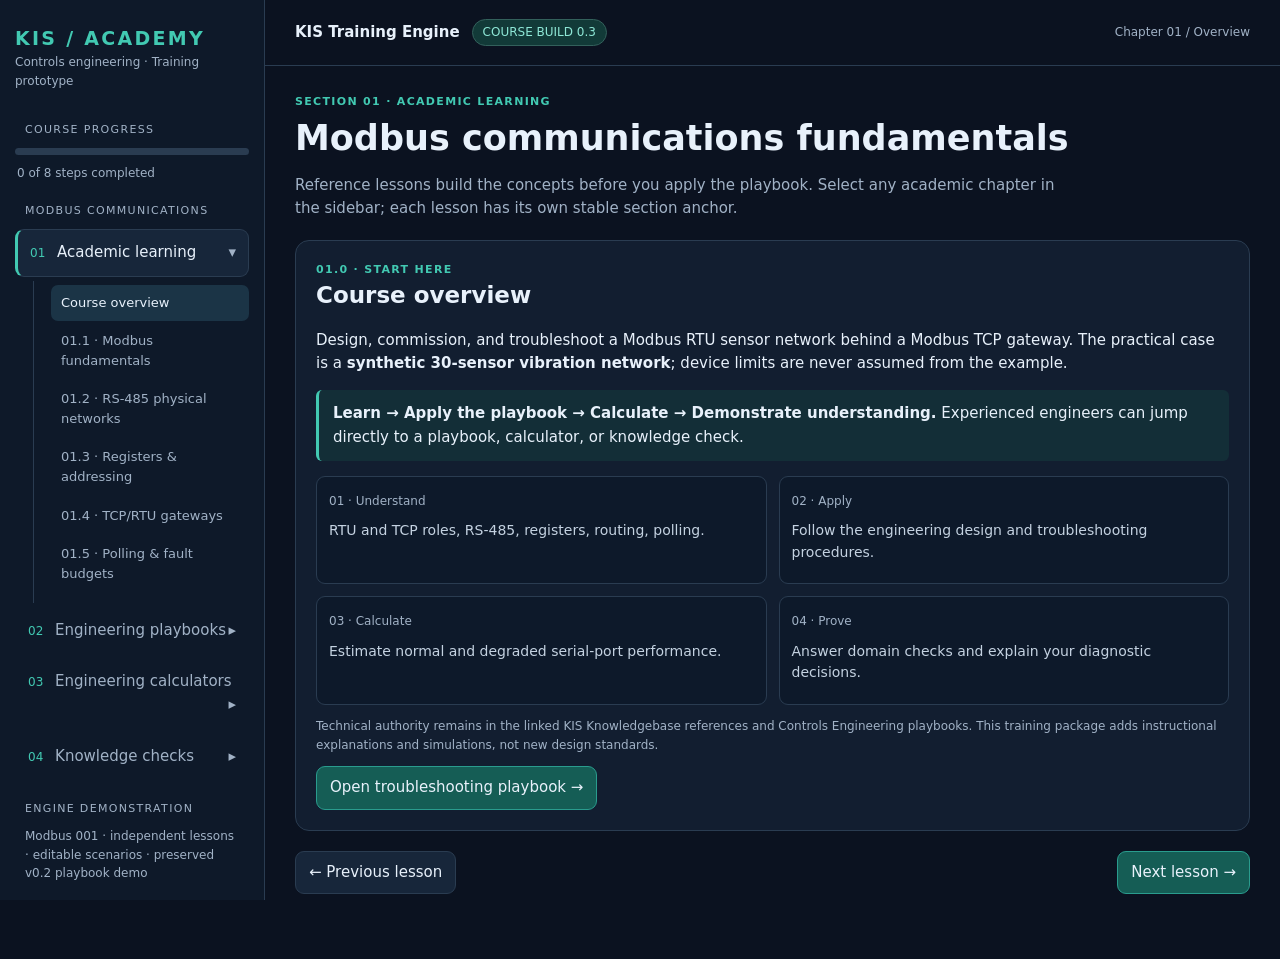
<file: index.html>
<!doctype html>
<html lang="en"><head><meta charset="utf-8"><meta name="viewport" content="width=device-width,initial-scale=1"><title>KIS Training | Modbus Communications</title><style>
:root{--bg:#0b1220;--panel:#121e30;--panel2:#17263a;--border:#2a3c51;--text:#e8f1fb;--muted:#a1b2c6;--accent:#42c9b2;--blue:#79b9ff;--warn:#f1c36e;--bad:#ff8282}*{box-sizing:border-box}body{margin:0;background:var(--bg);color:var(--text);font:15px/1.55 system-ui,Segoe UI,Arial,sans-serif}button,select,input{font:inherit}button,select,input{color:var(--text)}button{cursor:pointer}button:focus-visible,select:focus-visible,input:focus-visible{outline:2px solid var(--accent);outline-offset:2px}.shell{display:grid;grid-template-columns:265px minmax(0,1fr);min-height:100vh}.sidebar{background:#0e1929;border-right:1px solid var(--border);padding:24px 15px;position:sticky;top:0;height:100vh;overflow:auto}.brand{font-weight:850;letter-spacing:.12em;color:var(--accent);font-size:19px}.subtitle{font-size:12px;color:var(--muted);margin-bottom:30px}.sidehead{font-size:11px;color:var(--muted);letter-spacing:.12em;text-transform:uppercase;margin:20px 10px 10px}.navitem{display:block;width:100%;text-align:left;padding:11px 12px;border:1px solid transparent;border-radius:9px;background:transparent;color:var(--muted);margin:4px 0}.navitem:hover,.navitem.active{background:var(--panel2);border-color:var(--border);color:var(--text)}.navitem.active{border-left:3px solid var(--accent)}.subnav{padding:2px 0 9px 17px;border-left:1px solid var(--border);margin-left:18px}.subnav[hidden]{display:none}.subitem{display:block;width:100%;text-align:left;padding:8px 10px;margin:2px 0;border:0;border-radius:7px;background:transparent;color:var(--muted);font-size:13px}.subitem.active,.subitem:hover{background:#1b3446;color:var(--text)}.navitem .chev{float:right;color:var(--muted)}.learning-block{scroll-margin-top:90px}.learning-block[hidden]{display:none}.navitem .num{font-size:12px;color:var(--accent);margin-right:7px}.sidebar .progress{height:7px;background:var(--border);border-radius:10px;overflow:hidden}.sidebar .progress>div{background:var(--accent);height:100%;width:0;transition:width .2s}.small{color:var(--muted);font-size:12px}.main{min-width:0}.topbar{padding:19px 30px;border-bottom:1px solid var(--border);display:flex;align-items:center;justify-content:space-between;gap:15px}.pill{display:inline-block;border:1px solid #33605b;background:#123a38;color:#8ee7d6;padding:3px 10px;border-radius:20px;font-size:12px}.wrap{max-width:1180px;margin:auto;padding:27px 30px 65px}h1{font-size:clamp(24px,3vw,35px);line-height:1.2;margin:7px 0 9px}h2{font-size:23px;margin:0 0 9px}h3{font-size:17px;margin:0 0 10px}.lead{color:var(--muted);max-width:760px}.card{border:1px solid var(--border);background:var(--panel);border-radius:14px;padding:20px;margin:20px 0}.sectiontag{font-size:11px;text-transform:uppercase;letter-spacing:.12em;color:var(--accent);font-weight:700}.row{display:flex;gap:12px;align-items:center;flex-wrap:wrap}.btn{border:1px solid var(--border);background:var(--panel2);border-radius:9px;padding:9px 13px;min-height:42px}.btn:hover{border-color:var(--accent)}.btn.primary{background:#155d55;border-color:#2a9c8e}.btn.selected{background:#204d55;border-color:var(--accent)}select,input{background:#0e1929;border:1px solid var(--border);border-radius:8px;padding:9px;max-width:100%}.flow{display:flex;gap:0;overflow-x:auto;padding:10px 2px 13px;scrollbar-color:var(--border) transparent}.flowstep{flex:0 0 127px;border:1px solid var(--border);background:var(--panel2);border-radius:10px;padding:12px 10px;text-align:left;min-height:90px}.flowstep.active{border:2px solid var(--accent);background:#173e3c}.flowstep.done .stepnum{color:var(--accent)}.flowarrow{flex:0 0 24px;align-self:center;text-align:center;color:var(--muted)}.stepnum{display:block;font-size:11px;color:var(--blue);font-weight:750}.steptitle{font-size:13px;font-weight:650;line-height:1.25;display:block;margin-top:7px}.layout{display:grid;grid-template-columns:minmax(0,1fr) minmax(260px,.43fr);gap:18px}.diagram{width:100%;height:auto;display:block;border:1px solid var(--border);background:#0d192a;border-radius:12px}.diagram text{font:12px system-ui;fill:#dce9f7}.diagram .wire{stroke:#76a8d8;stroke-width:4;fill:none}.diagram .broken{stroke:var(--bad);stroke-dasharray:7 6}.diagram .node{fill:#1e354e;stroke:#79b9ff;stroke-width:2}.diagram .dead{fill:#47292d;stroke:var(--bad)}.diagram .ok{fill:#163b36;stroke:var(--accent)}.diagram .label{font-size:11px;fill:#a9bfd3}.callout{padding:12px 14px;background:#132e37;border-left:3px solid var(--accent);border-radius:6px;margin:15px 0}.warning{background:#382c22;border-left-color:var(--warn)}.grid2{display:grid;grid-template-columns:1fr 1fr;gap:12px}.field label{display:block;color:var(--muted);font-size:12px;margin-bottom:5px}.field input{width:100%}.metric{background:#0d192a;border:1px solid var(--border);border-radius:9px;padding:12px}.metric strong{display:block;font-size:23px;color:var(--accent)}.metric span{font-size:12px;color:var(--muted)}.lesson{scroll-margin-top:15px}.lesson[hidden]{display:none}.lesson p,.lesson li{color:#c4d2e1}.lesson ul{padding-left:22px}.result{min-height:55px}.choice{display:block;text-align:left;width:100%;margin:7px 0}.mobilemenu{display:none}.footerbar{display:flex;justify-content:space-between;gap:10px;margin-top:20px}.kbd{font-size:12px;color:var(--muted)}@media(max-width:1000px){.layout{grid-template-columns:1fr}}@media(max-width:750px){.shell{display:block}.sidebar{display:none;position:relative;height:auto;border-bottom:1px solid var(--border)}.sidebar.open{display:block}.mobilemenu{display:inline-block}.topbar{padding:14px 17px}.wrap{padding:19px 15px 40px}.card{padding:15px}.grid2{grid-template-columns:1fr}.flowstep{flex-basis:115px}.sidebar .subtitle{margin-bottom:12px}}

/* v0.3 lesson widgets, layered on frozen v0.2 shell styling */
.learning-block a{color:#92d7ff;text-underline-offset:3px}
.learning-block code{font-family:ui-monospace,SFMono-Regular,Consolas,monospace;overflow-wrap:anywhere}
.learning-block ol{padding-left:24px}
.learning-block li{margin:7px 0}
.learning-block .metric p{font-size:14px;margin:8px 0;color:#c4d2e1}
.scenario-widget{border:1px solid var(--border);background:#0d192a;border-radius:12px;padding:16px;margin:18px 0}
.scenario-widget label{display:block;color:var(--muted);font-size:13px;margin-bottom:7px}
.scenario-widget select{min-height:44px;min-width:min(100%,320px)}
.scenario-display{overflow-x:auto;margin-top:12px;border:1px solid var(--border);border-radius:9px}
.scenario-display svg{width:100%;min-width:550px;height:auto;display:block;background:#0c1b2c}
.scenario-link{stroke:#6fa9d8;stroke-width:3;fill:none}
.scenario-linklabel{fill:#b5cbdf;font:12px system-ui,sans-serif}
.scenario-device{stroke-width:2;fill:#1b3446}
.scenario-device.client{stroke:#79b9ff}
.scenario-device.gateway{stroke:#e1c87e}
.scenario-device.sensor{stroke:#42c9b2}
.scenario-device.bad{stroke:#ff8282;fill:#41292d}
.scenario-device-label{fill:#eff6ff;font:13px system-ui,sans-serif}
.scenario-widget [data-scenario-note]{margin:12px 0 0;line-height:1.5}
.training-table{width:100%;border-collapse:collapse;font-size:14px;margin:14px 0}
.training-table th,.training-table td{text-align:left;vertical-align:top;border-bottom:1px solid var(--border);padding:10px}
.training-table th{color:#b9d6ed;background:#1a2c41}
@media(max-width:600px){.training-table{font-size:12px}.training-table th,.training-table td{padding:6px}.scenario-widget{padding:11px}}

</style></head><body><div class="shell"><aside class="sidebar" id="sidebar"><div class="brand">KIS / ACADEMY</div><div class="subtitle">Controls engineering · Training prototype</div><div class="sidehead">Course progress</div><div class="progress"><div id="progressbar"></div></div><div class="small" id="progresslabel" style="margin:9px 2px">0 of 8 steps completed</div><div class="sidehead">Modbus communications</div><button class="navitem" data-chapter="intro" aria-expanded="false"><span class="num">01</span> Academic learning <span class="chev">▸</span></button><div class="subnav" data-subnav="intro" hidden><button class="subitem" data-learning="overview">Course overview</button><button class="subitem" data-learning="principles">01.1 · Modbus fundamentals</button><button class="subitem" data-learning="physical">01.2 · RS-485 physical networks</button><button class="subitem" data-learning="registers">01.3 · Registers &amp; addressing</button><button class="subitem" data-learning="gateway">01.4 · TCP/RTU gateways</button><button class="subitem" data-learning="performance-basics">01.5 · Polling &amp; fault budgets</button></div><button class="navitem active" data-chapter="playbook" aria-expanded="false"><span class="num">02</span> Engineering playbooks <span class="chev">▸</span></button><div class="subnav" data-subnav="playbook" hidden><button class="subitem" data-playbook="troubleshooting">Communications troubleshooting</button><button class="subitem" data-playbook="design">Network design workflow</button></div><button class="navitem" data-chapter="performance" aria-expanded="false"><span class="num">03</span> Engineering calculators <span class="chev">▸</span></button><div class="subnav" data-subnav="performance" hidden><button class="subitem" data-calc="performance">03.1 · Polling utilization</button><button class="subitem" data-calc="failures">03.2 · Timeout &amp; retry</button><button class="subitem" data-calc="electrical">03.3 · RS-485 loading</button></div><button class="navitem" data-chapter="quiz" aria-expanded="false"><span class="num">04</span> Knowledge checks <span class="chev">▸</span></button><div class="subnav" data-subnav="quiz" hidden><button class="subitem" data-check="fundamentals">04.1 · Modbus fundamentals</button><button class="subitem" data-check="physical">04.2 · RS-485 electrical</button><button class="subitem" data-check="gateway">04.3 · Gateway diagnostics</button><button class="subitem" data-check="performance">04.4 · Network performance</button></div><div class="sidehead">Engine demonstration</div><div class="small" style="padding:0 10px">Modbus 001 · independent lessons · editable scenarios · preserved v0.2 playbook demo</div></aside><main class="main"><header class="topbar"><div class="row"><button class="btn mobilemenu" id="menu" aria-label="Toggle chapter menu">☰ Chapters</button><strong>KIS Training Engine</strong><span class="pill">COURSE BUILD 0.3</span></div><span class="small" id="location">Chapter 02 / Playbook</span></header><div class="wrap"><section id="intro" class="chapter" hidden><div class="sectiontag">Section 01 · Academic learning</div><h1>Modbus communications fundamentals</h1><p class="lead">Reference lessons build the concepts before you apply the playbook. Select any academic chapter in the sidebar; each lesson has its own stable section anchor.</p><div id="academicLessons"><article class="card learning-block" id="learn-overview">
  <div class="sectiontag">01.0 · Start here</div>
  <h2>Course overview</h2>
  <p>Design, commission, and troubleshoot a Modbus RTU sensor network behind a Modbus TCP gateway. The practical case is a <strong>synthetic 30-sensor vibration network</strong>; device limits are never assumed from the example.</p>
  <div class="callout"><strong>Learn → Apply the playbook → Calculate → Demonstrate understanding.</strong> Experienced engineers can jump directly to a playbook, calculator, or knowledge check.</div>
  <div class="grid2">
    <div class="metric"><span>01 · Understand</span><p>RTU and TCP roles, RS-485, registers, routing, polling.</p></div>
    <div class="metric"><span>02 · Apply</span><p>Follow the engineering design and troubleshooting procedures.</p></div>
    <div class="metric"><span>03 · Calculate</span><p>Estimate normal and degraded serial-port performance.</p></div>
    <div class="metric"><span>04 · Prove</span><p>Answer domain checks and explain your diagnostic decisions.</p></div>
  </div>
  <p class="small">Technical authority remains in the linked KIS Knowledgebase references and Controls Engineering playbooks. This training package adds instructional explanations and simulations, not new design standards.</p>
  <button class="btn primary" id="start" type="button">Open troubleshooting playbook →</button>
</article><article class="card learning-block" id="learn-principles" hidden>
  <div class="sectiontag">01.1 · Academic learning · Protocol architecture</div>
  <h2>Modbus fundamentals</h2>
  <p class="lead">Modbus describes the request and response. RS-485 or Ethernet carries that message. A gateway bridges those two worlds, but it does not magically increase serial bandwidth.</p>
  <h3>Build the mental model</h3>
  <p>In conventional <strong>Modbus RTU</strong>, one serial master initiates requests, and a addressed slave responds. The segment has no token passing or native discovery. Each individually addressed slave normally uses an address from <strong>1–247</strong>; address 0 is reserved for broadcast commands that do not elicit a response.</p>
  <div class="callout"><strong>From BACnet MS/TP:</strong> both may use RS-485 wiring, but MS/TP uses a token for bus access among masters. Modbus RTU generally relies on a single coordinated master. Identical cable does not imply identical protocol behavior.</div>
  <h3>Explore the communication path</h3>
  <p>Change the architecture. The diagram retains the same conceptual devices while showing who communicates over TCP versus RTU.</p>
  <div class="scenario-widget" data-scenario="modbus-path"><label for="scenario-modbus-path">Architecture</label><select id="scenario-modbus-path" data-scenario-select="modbus-path"></select><div class="scenario-display" data-scenario-display="modbus-path" aria-live="polite"></div><p class="small" data-scenario-note="modbus-path"></p></div>
  <h3>What travels in a request?</h3>
  <div class="grid2">
    <div class="metric"><span>RTU frame</span><strong style="font-size:15px">Address · Function · Data · CRC</strong><p>Serial framing and CRC validation; timing depends on baud and format.</p></div>
    <div class="metric"><span>TCP application frame</span><strong style="font-size:15px">MBAP · Function · Data</strong><p>MBAP contains the Unit ID. No RTU CRC is carried inside the TCP application data unit.</p></div>
  </div>
  <h3>Diagnose by layer</h3>
  <p><strong>Ping succeeds:</strong> gateway IP is reachable. <strong>TCP 502 opens:</strong> a TCP service is reachable. <strong>Valid Modbus response:</strong> an endpoint processed the request. Only a valid end-to-end response or meaningful downstream evidence demonstrates the target RTU transaction actually worked.</p>
  <div class="callout warning"><strong>Engineering trap:</strong> 247 usable addresses do not establish 247 electrically allowable devices, 247 gateway routes, or acceptable polling performance.</div>
  <p class="small">Sources: <a href="https://github.com/kissolutions/knowledgebase_wikijs/blob/main/communications/modbus-rtu.md" target="_blank" rel="noopener">Modbus RTU reference</a> · <a href="https://github.com/kissolutions/knowledgebase_wikijs/blob/main/communications/modbus-tcp.md" target="_blank" rel="noopener">Modbus TCP reference</a>.</p>
</article><article class="card learning-block" id="learn-physical" hidden>
  <div class="sectiontag">01.2 · Academic learning · Physical layer</div>
  <h2>RS-485 physical networks</h2>
  <p class="lead">RS-485 is a shared differential electrical interface. A valid Modbus configuration cannot compensate for a broken conductor, excessive common-mode voltage, or an unsuitable topology.</p>
  <h3>Walk a trunk in physical order</h3>
  <p>Document the gateway port, the cable route, first and last sensors, taps, junctions, power supplies and possible isolation boundaries. <strong>Slave IDs do not describe physical cable order.</strong> RS-485 sensor nodes do not relay or regenerate downstream messages.</p>
  <div class="scenario-widget" data-scenario="rs485-termination"><label for="scenario-rs485-termination">Termination experiment</label><select id="scenario-rs485-termination" data-scenario-select="rs485-termination"></select><div class="scenario-display" data-scenario-display="rs485-termination" aria-live="polite"></div><p class="small" data-scenario-note="rs485-termination"></p></div>
  <h3>The field sequence</h3>
  <ol>
    <li>Measure sensor supply voltage at the near, middle, and far devices under normal load.</li>
    <li>Verify A/B polarity using <em>both</em> manufacturers' documentation; the labels themselves are inconsistent across suppliers.</li>
    <li>Confirm termination only at the <strong>two electrical ends</strong> of a supported linear bus.</li>
    <li>Check biasing/fail-safe receiver behavior, signal reference, shielding, grounding and galvanic isolation.</li>
    <li>Verify transceiver unit loads, cable specifications, stubs, topology and gateway-specific device limits independently.</li>
  </ol>
  <h3>What does the ohmmeter actually prove?</h3>
  <p>With the network properly de-energized and measurements made only where safe and appropriate, two isolated 120 Ω terminations in parallel have an equivalent resistance near <strong>60 Ω</strong>. The reading can be influenced by connected circuitry and <strong>does not prove resistor placement</strong> or waveform integrity.</p>
  <div class="callout warning"><strong>Safety:</strong> never resistance-test an energized trunk. Do not change grounds, disconnect active controls, or isolate sections without an approved operating plan. Restore proper termination/bias when temporarily shortening a test segment.</div>
  <p>Go to <strong>02 → Communications troubleshooting → Physical</strong> for the interactive fault-isolation exercise, or to <strong>03 → RS-485 loading</strong> for a receiver unit-load screening estimate.</p>
  <p class="small">Source: <a href="https://github.com/kissolutions/knowledgebase_wikijs/blob/main/communications/modbus-rtu.md" target="_blank" rel="noopener">KIS Modbus RTU reference</a> and <a href="https://github.com/kissolutions/knowledgebase_wikijs/blob/main/engineering/calculators/communications/rs485-electrical-loading.md" target="_blank" rel="noopener">RS-485 loading method</a>.</p>
</article><article class="card learning-block" id="learn-registers" hidden>
  <div class="sectiontag">01.3 · Academic learning · Data model</div>
  <h2>Registers &amp; addressing</h2>
  <p class="lead">A correct request requires the right slave/Unit ID, function code, starting address and quantity. A successful transaction can still yield a nonsensical engineering value if decoding is wrong.</p>
  <div class="grid2">
    <div class="metric"><span>FC03</span><strong style="font-size:17px">Holding registers</strong><p>Read 16-bit holding-register values. Conventional display labels start with 4xxxx.</p></div>
    <div class="metric"><span>FC04</span><strong style="font-size:17px">Input registers</strong><p>Read 16-bit input-register values. Conventional display labels start with 3xxxx.</p></div>
  </div>
  <h3>Try the address translator</h3>
  <p>For the <strong>traditional five-digit 4xxxx display convention</strong>, the displayed holding register 40001 corresponds to transmitted starting offset 0. Some vendors and drivers use one-based fields instead: verify the actual manual.</p>
  <div class="scenario-widget" data-register-tool>
    <div class="grid2">
      <div class="field"><label for="regDisplay">Displayed holding-register label</label><input id="regDisplay" inputmode="numeric" type="number" value="40101" min="40001" max="49999" step="1"></div>
      <div class="metric"><span>Zero-based protocol starting offset</span><strong id="regOffset">100</strong><span id="regResult" aria-live="polite">40101 → offset 100</span></div>
    </div>
  </div>
  <h3>Five checks before calling the data wrong</h3>
  <ol>
    <li>Slave ID or gateway Unit ID and serial port route.</li>
    <li>Function code and register table (FC03 versus FC04).</li>
    <li>Starting offset convention and requested register quantity.</li>
    <li>Signedness, 16/32-bit width, and byte/word ordering.</li>
    <li>Scale, engineering units, and manufacturer model/firmware revision.</li>
  </ol>
  <div class="callout">Example: a two-register 32-bit vibration reading needs not just the correct starting offset, but the documented word order and scaling. Modbus does not standardize how a particular manufacturer encodes that measurement.</div>
  <p class="small">Source: <a href="https://github.com/kissolutions/knowledgebase_wikijs/blob/main/communications/modbus-rtu.md" target="_blank" rel="noopener">KIS Modbus RTU reference</a>.</p>
</article><article class="card learning-block" id="learn-gateway" hidden>
  <div class="sectiontag">01.4 · Academic learning · Translation and routing</div>
  <h2>TCP-to-RTU gateways</h2>
  <p class="lead">A gateway is an interface between communications domains. One Ethernet connection can access many downstream addresses, but those serial requests still share limited RTU airtime.</p>
  <h3>Trace a request end to end</h3>
  <ol>
    <li>The BAS or PLC TCP client opens the configured gateway IP and Modbus TCP port (commonly 502).</li>
    <li>The Modbus TCP MBAP header carries a <strong>Unit Identifier</strong>; the gateway uses its configuration to identify the target serial route.</li>
    <li>The gateway forwards/translates the request onto the selected RTU port with the proper RTU framing.</li>
    <li>The addressed sensor returns an RTU response; the gateway presents the corresponding Modbus TCP response to the client.</li>
  </ol>
  <div class="callout">Two downstream ports do <strong>not</strong> automatically make duplicate slave IDs unambiguous through a single gateway IP/port. Confirm the manufacturer's exact routing modes and how they distinguish ports.</div>
  <h3>Know what each test actually establishes</h3>
  <table class="training-table"><thead><tr><th>Test</th><th>Evidence</th><th>Does not prove</th></tr></thead><tbody>
    <tr><td>Ping gateway</td><td>IP reachability, if ICMP is permitted</td><td>TCP service or an RTU sensor</td></tr>
    <tr><td>TCP port open</td><td>Listener reachable</td><td>Correct Unit ID or RTU wiring</td></tr>
    <tr><td>FC03/FC04 valid read</td><td>Request serviced by a responding endpoint</td><td>That every other register, sensor or route works</td></tr>
    <tr><td>0A / 0B exception</td><td>Gateway reports path/target problem</td><td>One uniquely identified cable failure</td></tr>
  </tbody></table>
  <p>Ask the manufacturer about client limits, request queuing, port-specific loading, retries and how requests are distributed among serial ports. A gateway accepting more TCP clients does not make the RTU segment faster.</p>
  <p class="small">Source: <a href="https://github.com/kissolutions/knowledgebase_wikijs/blob/main/communications/modbus-tcp.md" target="_blank" rel="noopener">KIS Modbus TCP reference</a>.</p>
</article><article class="card learning-block" id="learn-performance-basics" hidden>
  <div class="sectiontag">01.5 · Academic learning · Capacity and timing</div>
  <h2>Polling &amp; fault budgets</h2>
  <p class="lead">Protocol addressing, electrical unit loads, and the gateway's supported routes are separate constraints. Polling throughput is a fourth constraint: <strong>can the network meet its required scan interval?</strong></p>
  <h3>A healthy FC03/FC04 transaction</h3>
  <p>For a read of <strong>R</strong> 16-bit registers, a normal RTU request is 8 bytes and a normal response is 5 + 2R bytes. Approximate serial wire time:</p>
  <div class="callout"><code>wire_time = (13 + 2 × R) × bits_per_character / baud</code><p>Then add measured/estimated device response, required silent gaps, and any gateway turnaround not already counted.</p></div>
  <h3>Worked example · 30 hypothetical sensors</h3>
  <p>Each device returns 10 registers using FC03 at 19,200 baud, 8E1 (11 bits/character), 20 ms device turnaround, 5 ms additional allowance, and a five-second target scan.</p>
  <div class="grid2">
    <div class="metric"><span>Nominal single transaction</span><strong>43.9 ms</strong><span>18.9 ms on wire + 25 ms allowance</span></div>
    <div class="metric"><span>Thirty-sensor scan</span><strong>1.32 s</strong><span>26.3% of the five-second budget</span></div>
  </div>
  <h3>What if sensors stop responding?</h3>
  <p>At 500 ms timeout and two <em>additional</em> retries, an offline device may consume about <strong>1.5 seconds</strong> instead of 43.9 ms. Three such failures can push the estimated full cycle to approximately <strong>5.69 seconds</strong>—past the target.</p>
  <div class="callout warning">Healthy utilization below 100% is not a guarantee of acceptable performance. Other TCP clients, queueing, failure retries and vendor timing rules can consume the remaining budget.</div>
  <button type="button" class="btn primary" data-open-calc="performance">Try the polling calculator →</button>
  <p class="small">Source: <a href="https://github.com/kissolutions/knowledgebase_wikijs/blob/main/engineering/calculators/communications/modbus-rtu-network-performance.md" target="_blank" rel="noopener">KIS Network Performance method</a> · <a href="https://github.com/kissolutions/knowledgebase_wikijs/blob/main/engineering/calculators/communications/modbus-rtu-timeout-retry-impact.md" target="_blank" rel="noopener">Timeout &amp; Retry method</a>.</p>
</article></div><div class="footerbar"><button class="btn" id="learnPrev">← Previous lesson</button><button class="btn primary" id="learnNext">Next lesson →</button></div></section><section id="playbook" class="chapter"><div class="sectiontag">Chapter 02 · Guided procedure</div><h1>Modbus communications troubleshooting</h1><p class="lead">Select a step in the process flow. Switch between a focused lesson and a continuous playbook view.</p><div class="card"><div class="row" style="justify-content:space-between"><h3 style="margin:0">Playbook flow</h3><div class="row"><button class="btn selected" id="focused">Focused</button><button class="btn" id="continuous">Continuous</button></div></div><nav class="flow" id="flow" aria-label="Troubleshooting steps"></nav><div class="small">Select a step to navigate. Completed steps show a checkmark.</div></div><div id="lessons"></div><div class="footerbar"><button class="btn" id="prev">← Previous step</button><button class="btn primary" id="next">Next step →</button></div></section><section id="performance" class="chapter" hidden><div class="sectiontag">Chapter 03 · Engineering calculator</div><h1>Network performance lab</h1><p class="lead">Estimate the impact of sensor count, baud rate, register quantity, and failed devices. This is a first-pass serial-port calculation, not a measured performance guarantee.</p><div class="card" id="calcTheory"><div class="sectiontag">Calculator theory</div><h2 id="calcTheoryTitle">03.1 · Polling utilization</h2><p id="calcTheoryText">A healthy FC03/FC04 request has an 8-byte request and a response of 5 + 2R bytes. Estimate wire time, device processing, and turnaround per request; then divide total scan time by the target interval.</p><div class="callout" id="calcTheoryNote">Utilization is a screening estimate. It does not prove gateway throughput or resilience to failures.</div></div><div class="card" id="electricalCalc" hidden><h3>RS-485 receiver loading screen</h3><p>Enter the documented unit-load rating for each interface. This does not verify gateway node count, cable length or termination.</p><div class="grid2"><div class="field"><label for="ulNodes">Sensor count</label><input id="ulNodes" type="number" min="0" max="1000" value="30"></div><div class="field"><label for="ulRating">Unit load per sensor</label><select id="ulRating"><option value="1">1 UL</option><option value="0.5">1/2 UL</option><option value="0.25">1/4 UL</option><option value="0.125" selected>1/8 UL</option></select></div><div class="field"><label for="ulGateway">Gateway unit loads</label><input id="ulGateway" type="number" min="0" max="32" step="0.125" value="1"></div><div class="metric"><span>Total receiver unit loads</span><strong id="ulResult">4.75 UL</strong></div></div><p class="small" id="ulNote">Hypothetical ratings only. Confirm device specifications and the driver's supported loading.</p></div><div class="card" id="pollingCalc"><div class="grid2" id="fields"><div class="field"><label for="sensors">Sensors</label><input id="sensors" type="number" min="1" max="247" value="30"></div><div class="field"><label for="baud">Baud rate</label><select id="baud"><option>9600</option><option selected>19200</option><option>38400</option><option>57600</option><option>115200</option></select></div><div class="field"><label for="registers">Registers per FC03 read</label><input id="registers" type="number" min="1" max="125" value="10"></div><div class="field"><label for="interval">Target scan interval (seconds)</label><input id="interval" type="number" min="0.1" max="3600" step="0.1" value="5"></div><div class="field"><label for="failed">Offline sensors</label><input id="failed" type="number" min="0" max="247" value="0"></div><div class="field"><label for="timeout">Timeout per attempt (ms)</label><input id="timeout" type="number" min="1" max="30000" value="500"></div><div class="field"><label for="retries">Additional retries</label><input id="retries" type="number" min="0" max="10" value="2"></div><div class="field"><label for="turnaround">Device processing time (ms)</label><input id="turnaround" type="number" min="0" max="30000" value="20"></div></div><p class="small">Assumptions: 8E1 (11 bits/character), one FC03 read per sensor, 5 ms additional turnaround per transaction, sequential requests, full timeout for each failed attempt.</p><div class="grid2"><div class="metric"><span>Healthy scan</span><strong id="healthy">—</strong></div><div class="metric"><span>Degraded scan</span><strong id="degraded">—</strong></div><div class="metric"><span>Healthy utilization</span><strong id="util">—</strong></div><div class="metric"><span>Degraded utilization</span><strong id="dutil">—</strong></div></div><div class="callout" id="calcinterpret"></div></div></section><section id="quiz" class="chapter" hidden><div class="sectiontag">Chapter 04 · Knowledge check</div><h1>Check your understanding</h1><div class="card" id="domainQuiz"><h2 id="domainQuizTitle">04.3 · Gateway diagnostics</h2><p id="domainQuizQuestion">A gateway responds to ping, but all downstream sensors are offline. What does the ping prove?</p><div id="domainAnswers"></div><div id="domainQuizResult" class="callout result" aria-live="polite">Select an answer to see why.</div></div><div class="card" hidden><h3>Thirty RTU sensors are connected through a TCP-to-RTU gateway. You can ping the gateway, but none of the sensors respond. What does the ping prove?</h3><button class="btn choice" data-answer="wrong">The RS-485 trunk is electrically sound.</button><button class="btn choice" data-answer="right">The gateway's IP interface is reachable.</button><button class="btn choice" data-answer="wrong">The Modbus register addresses are correct.</button><div id="quizresult" class="callout result" aria-live="polite">Choose an answer to see the explanation.</div></div></section></div></main></div><script>
(()=>{'use strict';const $=id=>document.getElementById(id);const steps=[['Gateway','Confirm power, IP reachability and TCP port 502.','Ping proves IP reachability, not downstream serial communication. Confirm gateway operating mode and diagnostics.'],['Routing','Verify Unit ID to serial-port mapping.','Check target slave IDs, port mapping, duplicate IDs, gateway limits and concurrent TCP clients.'],['Serial','Match baud, parity, data and stop bits.','Every device on the same RTU segment must use compatible serial parameters.'],['Physical','Inspect the RS-485 network.','Verify sensor supply voltage, A/B mapping, two-end termination, biasing, reference, shielding, stubs and electrical loading.'],['Device','Test one known-good transaction.','Use the correct function code, register offset and quantity. Compare a known-good device with the failing device.'],['Errors','Interpret timeouts and exception codes.','Exception 01/02/03 can indicate invalid function/address/value; 0A/0B may originate at the gateway. Timeout alone does not locate the fault.'],['Pattern','Map responding and failed nodes.','Identify all-offline, one-offline, contiguous, scattered or intermittent patterns against physical cable order.'],['Verify','Restore, measure and document.','Confirm all devices respond under full polling load; preserve as-left configuration and record test evidence.']];let step=3,mode='focused',chapter='playbook';let completed=new Set();try{completed=new Set(JSON.parse(localStorage.getItem('kis-modbus-001-v03-playbook-progress')||'[]').filter(n=>Number.isInteger(n)&&n>=0&&n<steps.length))}catch(e){};const persist=()=>{try{localStorage.setItem('kis-modbus-001-v03-playbook-progress',JSON.stringify([...completed]))}catch(e){}};function renderFlow(){ $('flow').innerHTML='';steps.forEach(([title],i)=>{const b=document.createElement('button');b.className='flowstep'+(i===step?' active':'')+(completed.has(i)?' done':'');b.setAttribute('aria-current',i===step?'step':'false');b.innerHTML='<span class="stepnum">'+(completed.has(i)?'✓ COMPLETED':'STEP '+(i+1))+'</span><span class="steptitle">'+title+'</span>';b.addEventListener('click',()=>selectStep(i));$('flow').appendChild(b);if(i<steps.length-1){const a=document.createElement('span');a.className='flowarrow';a.textContent='→';$('flow').appendChild(a)}});$('progressbar').style.width=(completed.size/steps.length*100)+'%';$('progresslabel').textContent=completed.size+' of '+steps.length+' steps completed'}function lessonHTML(i){const [title,short,detail]=steps[i];let extra='';if(i===3)extra='<div class="row" style="margin:15px 0"><label for="networkStage">Network condition</label><select id="networkStage"><option value="normal">Healthy trunk</option><option value="open">Open cable after S04</option><option value="power">Power loss to S05–S08</option><option value="short">Shorted A/B trunk</option></select></div><svg class="diagram" id="networkSvg" viewBox="0 0 740 220" role="img" aria-label="Interactive RS-485 bus topology"><text x="25" y="30">Moxa TCP/RTU gateway</text><rect class="node" x="24" y="49" width="124" height="60" rx="8"/><text x="46" y="84">Gateway</text><path id="busLine" class="wire" d="M148 79 H695"/><g id="sensorNodes"></g><text class="label" x="25" y="183">One shared RS-485 segment • physical order matters</text><text id="networkCaption" x="25" y="205">All sensors responding</text></svg><div class="callout" id="networkExplanation">Select a network condition to see which sensors become unreachable.</div>';if(i===6)extra='<div class="card"><h3>Diagnostic exercise: sensors S05–S08 are offline</h3><p>What should you investigate first?</p><button class="btn choice" data-fault="address">Change all register offsets</button><button class="btn choice" data-fault="boundary">Inspect the cable and power distribution between S04 and S05</button><button class="btn choice" data-fault="ping">Ping the gateway repeatedly</button><div class="callout result" id="faultResult">Select a diagnostic action.</div></div>';return '<article class="card lesson" id="step-'+(i+1)+'"><div class="sectiontag">Playbook step '+(i+1)+'</div><h2>'+title+'</h2><p><strong>'+short+'</strong></p><p>'+detail+'</p>'+extra+'<div class="row"><button class="btn" data-complete="'+i+'">'+(completed.has(i)?'✓ Completed · click to undo':'Mark step complete')+'</button><span class="small">Source: KIS Modbus communications troubleshooting playbook</span></div></article>'}function renderLessons(){const host=$('lessons');host.innerHTML=mode==='focused'?lessonHTML(step):steps.map((_,i)=>lessonHTML(i)).join('');host.querySelectorAll('[data-complete]').forEach(b=>b.addEventListener('click',()=>{const n=Number(b.dataset.complete);completed.has(n)?completed.delete(n):completed.add(n);persist();renderFlow();renderLessons()}));host.querySelectorAll('[data-fault]').forEach(b=>b.addEventListener('click',()=>{$('faultResult').textContent=b.dataset.fault==='boundary'?'Correct first physical check: investigate the common wiring/power boundary. This pattern suggests, but does not prove, a break at that location.':'This does not discriminate the failure well. Compare the physical locations and shared wiring/power of the offline devices first.'}));const stage=$('networkStage');if(stage){stage.addEventListener('change',renderNetwork);renderNetwork()}}function renderNetwork(){const val=$('networkStage').value;const nodes=$('sensorNodes');nodes.innerHTML='';const xs=[220,320,420,520,620,690];const labels=['S01','S02','S03','S04','S05','S08'];xs.forEach((x,i)=>{const dead=val==='short'||((val==='open'||val==='power')&&i>=4);nodes.insertAdjacentHTML('beforeend','<line x1="'+x+'" y1="79" x2="'+x+'" y2="120" stroke="#7794b0" stroke-width="2"/><rect class="'+(dead?'dead':'ok')+'" x="'+(x-26)+'" y="120" width="52" height="40" rx="6"/><text x="'+(x-16)+'" y="145">'+labels[i]+'</text>')});$('busLine').classList.toggle('broken',val==='short');const descriptions={normal:'All devices respond. Termination at the two electrical ends is required.',open:'An open cable after S04 can isolate downstream devices. An offline sensor does not itself relay or interrupt RTU traffic.',power:'S05–S08 lose supply power. The serial bus may still be continuous; verify shared power separately.',short:'An A/B short can prevent communication with the entire trunk.'};$('networkCaption').textContent=val==='normal'?'All sensors responding':'Fault simulation: '+val;$('networkExplanation').textContent=descriptions[val]}function selectStep(i){step=i;renderFlow();renderLessons();if(mode==='continuous')$('step-'+(i+1)).scrollIntoView({behavior:'smooth',block:'start'});else $('flow').querySelectorAll('button')[i]?.scrollIntoView({behavior:'smooth',block:'nearest',inline:'nearest'})}function switchChapter(name){chapter=name;document.querySelectorAll('.chapter').forEach(s=>s.hidden=s.id!==name);document.querySelectorAll('[data-chapter]').forEach(b=>b.classList.toggle('active',b.dataset.chapter===name));$('location').textContent=({'intro':'Chapter 01 / Overview','playbook':'Chapter 02 / Playbook','performance':'Chapter 03 / Performance','quiz':'Chapter 04 / Knowledge check'})[name];$('sidebar').classList.remove('open');window.scrollTo({top:0,behavior:'smooth'})}const learningIds=["overview","principles","physical","registers","gateway","performance-basics"];let learning='overview';function showLearning(id){learning=id;document.querySelectorAll('.learning-block').forEach(el=>el.hidden=el.id!=='learn-'+id);document.querySelectorAll('[data-learning]').forEach(el=>el.classList.toggle('active',el.dataset.learning===id));if(chapter!=='intro')switchChapter('intro');document.getElementById('learn-'+id).scrollIntoView({block:'start'});}function selectCalculator(id){if(chapter!=='performance')switchChapter('performance');document.querySelectorAll('[data-calc]').forEach(el=>el.classList.toggle('active',el.dataset.calc===id));const texts={performance:['03.1 · Polling utilization','Estimate wire time plus device processing and turnaround for each FC03/FC04 request. Sum transactions and divide by the target scan interval.','The displayed healthy utilization is a planning estimate, not a measured gateway loading.'],failures:['03.2 · Timeout & retry impact','A failed request can consume an entire timeout on each attempt. Increase the offline-sensor count in the calculator below to see the degraded scan time.','Verify which layer performs retries and whether gateway queues contribute additional delays.'],electrical:['03.3 · RS-485 electrical loading','Add receiver unit loads for all connected transceivers on one physical RS-485 segment.','Passing a unit-load screen does not establish maximum sensor count or physical signal integrity.']};$('calcTheoryTitle').textContent=texts[id][0];$('calcTheoryText').textContent=texts[id][1];$('calcTheoryNote').textContent=texts[id][2];$('electricalCalc').hidden=id!=='electrical';$('pollingCalc').hidden=id==='electrical';}const questions={fundamentals:{title:'04.1 · Modbus fundamentals',q:'How does a conventional Modbus RTU serial segment coordinate multiple masters?',a:[['It uses BACnet-style token passing',false,'Modbus RTU has no token passing.'],['It normally uses one serial master',true,'Correct. Conventional Modbus RTU is a master-initiated request/response protocol.'],['Every slave transmits whenever its value changes',false,'Slaves normally respond to requests rather than initiating traffic.']]},physical:{title:'04.2 · RS-485 electrical',q:'What does a 60 Ω A/B measurement on a de-energized isolated trunk establish?',a:[['It suggests two 120 Ω terminations in parallel',true,'Correct. It does not prove those terminations are located at the two physical ends.'],['Every cable segment and transceiver is healthy',false,'Resistance alone cannot verify topology, signal integrity or all transceivers.'],['Exactly 60 devices are connected',false,'Termination resistance does not count devices.']]},gateway:{title:'04.3 · Gateway diagnostics',q:'A gateway responds to ping, but all downstream sensors are offline. What does the ping prove?',a:[['The RTU devices are communicating',false,'Ping tests the gateway IP stack, not downstream Modbus responses.'],['The gateway is reachable over IP',true,'Correct. Test TCP service and a valid Modbus request separately.'],['The sensor register offsets are correct',false,'Register offsets are not exercised by ping.']]},performance:{title:'04.4 · Network performance',q:'Why can a lightly loaded Modbus RTU network miss its scan target after several sensors go offline?',a:[['Timeouts and retries occupy serial polling time',true,'Correct. Failed requests can consume far more time than successful ones.'],['The baud rate automatically decreases',false,'Baud rate does not normally change when a slave fails.'],['Slave addresses become invalid',false,'Address values do not change merely because a device stops responding.']]}};function showCheck(id){if(chapter!=='quiz')switchChapter('quiz');document.querySelectorAll('[data-check]').forEach(el=>el.classList.toggle('active',el.dataset.check===id));const x=questions[id];$('domainQuizTitle').textContent=x.title;$('domainQuizQuestion').textContent=x.q;$('domainQuizResult').textContent='Select an answer to see why.';$('domainAnswers').innerHTML='';x.a.forEach(([label,correct,feedback])=>{const b=document.createElement('button');b.className='btn choice';b.textContent=label;b.addEventListener('click',()=>{$('domainQuizResult').textContent=feedback;$('domainQuizResult').style.borderLeftColor=correct?'var(--accent)':'var(--warn)'});$('domainAnswers').appendChild(b)})}function updateUL(){const n=Number($('ulNodes').value),u=Number($('ulRating').value),g=Number($('ulGateway').value);if(!Number.isFinite(n)||n<0||n>1000||!Number.isFinite(g)||g<0||g>32){$('ulResult').textContent='—';$('ulNote').textContent='Check count and gateway unit-load inputs.';return}const total=n*u+g;$('ulResult').textContent=total.toFixed(3).replace(/0+$/,'').replace(/\.$/,'')+' UL';$('ulNote').textContent=total>32?'Exceeds a conventional 32-UL screen; confirm actual driver limits.':'Screening only: verify actual transceiver ratings, driver capacity and gateway limits.'}['ulNodes','ulRating','ulGateway'].forEach(id=>$(id).addEventListener('input',updateUL));document.querySelectorAll('[data-chapter]').forEach(b=>b.addEventListener('click',()=>{const target=b.dataset.chapter;const sub=document.querySelector('[data-subnav="'+target+'"]');const opening=sub.hidden;document.querySelectorAll('[data-subnav]').forEach(n=>n.hidden=true);document.querySelectorAll('[data-chapter]').forEach(n=>{n.setAttribute('aria-expanded','false');n.querySelector('.chev').textContent='▸'});sub.hidden=!opening;b.setAttribute('aria-expanded',String(opening));b.querySelector('.chev').textContent=opening?'▾':'▸';switchChapter(target)}));document.querySelectorAll('[data-learning]').forEach(b=>b.addEventListener('click',()=>showLearning(b.dataset.learning)));document.querySelectorAll('[data-calc]').forEach(b=>b.addEventListener('click',()=>selectCalculator(b.dataset.calc)));document.querySelectorAll('[data-check]').forEach(b=>b.addEventListener('click',()=>showCheck(b.dataset.check)));document.querySelectorAll('[data-playbook]').forEach(b=>b.addEventListener('click',()=>{switchChapter('playbook');if(b.dataset.playbook==='design'){$('lessons').innerHTML='<article class="card"><h2>Network design workflow</h2><p>Inventory → Topology → Capacity → Serial parameters → Addressing → Electrical → Routing → Polling → Performance → Validation.</p><p>This overview references the canonical Modbus RTU Network Design playbook. A full interactive step flow is planned as a separate course module.</p></article>'}else selectStep(0)}));$('learnPrev').addEventListener('click',()=>showLearning(learningIds[Math.max(0,learningIds.indexOf(learning)-1)]));$('learnNext').addEventListener('click',()=>{const i=learningIds.indexOf(learning);if(i===learningIds.length-1)switchChapter('playbook');else showLearning(learningIds[i+1])});$('menu').addEventListener('click',()=>$('sidebar').classList.toggle('open'));$('start').addEventListener('click',()=>switchChapter('playbook'));$('focused').addEventListener('click',()=>{mode='focused';$('focused').classList.add('selected');$('continuous').classList.remove('selected');renderLessons()});$('continuous').addEventListener('click',()=>{mode='continuous';$('continuous').classList.add('selected');$('focused').classList.remove('selected');renderLessons()});$('prev').addEventListener('click',()=>selectStep(Math.max(0,step-1)));$('next').addEventListener('click',()=>{if(step===steps.length-1)switchChapter('performance');else selectStep(step+1)});document.querySelectorAll('[data-answer]').forEach(b=>b.addEventListener('click',()=>{$('quizresult').textContent=b.dataset.answer==='right'?'Correct. IP connectivity does not establish TCP Modbus service or downstream RTU device communications.':'Not quite. Ping verifies IP reachability only. It does not test Modbus transactions or serial wiring.'}));function calculate(){const get=(id,min,max)=>{const v=Number($(id).value);return Number.isFinite(v)&&v>=min&&v<=max?v:null};const n=get('sensors',1,247),b=get('baud',1,1000000),r=get('registers',1,125),s=get('interval',.1,3600),f=get('failed',0,247),t=get('timeout',1,30000),k=get('retries',0,10),d=get('turnaround',0,30000);if([n,b,r,s,f,t,k,d].includes(null)||f>n){$('calcinterpret').textContent='Check inputs: values must be within their allowed ranges, and offline sensors cannot exceed total sensors.';['healthy','degraded','util','dutil'].forEach(id=>$(id).textContent='—');return}const tx=((13+2*r)*11/b)+d/1000+.005,healthy=n*tx,degraded=(n-f)*tx+f*(k+1)*t/1000,util=healthy/s*100,dutil=degraded/s*100;$('healthy').textContent=healthy.toFixed(2)+' s';$('degraded').textContent=degraded.toFixed(2)+' s';$('util').textContent=util.toFixed(1)+'%';$('dutil').textContent=dutil.toFixed(1)+'%';$('calcinterpret').textContent=dutil>100?'Estimated degraded scan exceeds the requested interval. Review retries, timeouts, polling and segmentation.':util>60?'Nominal loading is high for a first-pass design. Check headroom and validate measured timing.':'Estimated demand fits the target interval under these assumptions. Validate actual gateway queueing and fault behavior.'}document.querySelectorAll('#fields input,#fields select').forEach(el=>el.addEventListener('input',calculate));renderFlow();renderLessons();calculate();updateUL();showCheck('gateway');showLearning('overview');document.querySelector('[data-subnav="intro"]').hidden=false;document.querySelector('[data-chapter="intro"]').setAttribute('aria-expanded','true');document.querySelector('[data-chapter="intro"] .chev').textContent='▾'})();
</script>
<script type="application/json" id="kisScenarioData">{"scenarios":[{"id":"modbus-path","title":"Who speaks to whom?","default_stage":"rtu","stages":[{"id":"rtu","label":"A · One direct RTU segment","summary":"One serial master initiates the transaction. The sensor responds on the shared RS-485 trunk; no other independent master arbitrates for the bus.","nodes":[{"id":"master","label":"Serial master","x":100,"y":105,"type":"client"},{"id":"s1","label":"RTU slave 7","x":415,"y":65,"type":"sensor"},{"id":"s2","label":"RTU slave 8","x":690,"y":150,"type":"sensor"}],"links":[{"from":"master","to":"s1","label":"RTU / RS-485"},{"from":"s1","to":"s2","label":"same trunk"}]},{"id":"gateway","label":"B · TCP client to RTU gateway","summary":"TCP requests include Unit ID. The gateway must map that ID to an RTU segment and serialize requests on that segment. Ping alone does not verify slave response.","nodes":[{"id":"client","label":"BAS TCP client","x":100,"y":105,"type":"client"},{"id":"gateway","label":"TCP/RTU gateway","x":390,"y":105,"type":"gateway"},{"id":"sensor","label":"RTU slave 7","x":700,"y":105,"type":"sensor"}],"links":[{"from":"client","to":"gateway","label":"Modbus TCP"},{"from":"gateway","to":"sensor","label":"Modbus RTU"}]},{"id":"multiport","label":"C · Gateway with two RTU ports","summary":"One IP may serve multiple RTU segments, but the exact Unit ID-to-port mapping must be verified. Separate serial ports have separate physical buses and airtime.","nodes":[{"id":"client","label":"BAS TCP client","x":90,"y":105,"type":"client"},{"id":"gateway","label":"2-port gateway","x":360,"y":105,"type":"gateway"},{"id":"s1","label":"Port 1 · ID 7","x":700,"y":55,"type":"sensor"},{"id":"s2","label":"Port 2 · ID 8","x":700,"y":160,"type":"sensor"}],"links":[{"from":"client","to":"gateway","label":"TCP"},{"from":"gateway","to":"s1","label":"RTU port 1"},{"from":"gateway","to":"s2","label":"RTU port 2"}]}]},{"id":"rs485-termination","title":"Termination placement","default_stage":"correct","stages":[{"id":"correct","label":"A · Both physical ends terminated","summary":"Idealized 120 Ω end terminations: parallel equivalent is about 60 Ω with the bus safely de-energized and isolated. This reading alone does not verify the resistors are in the right places.","measurement":"≈60 Ω ideal","nodes":[{"id":"master","label":"Gateway · 120Ω","x":100,"y":100,"type":"gateway"},{"id":"s1","label":"Sensor 01","x":325,"y":100,"type":"sensor"},{"id":"s2","label":"Sensor 02","x":535,"y":100,"type":"sensor"},{"id":"s3","label":"Last · 120Ω","x":755,"y":100,"type":"sensor"}],"links":[{"from":"master","to":"s1","label":"RS-485"},{"from":"s1","to":"s2","label":"RS-485"},{"from":"s2","to":"s3","label":"RS-485"}]},{"id":"missing","label":"B · Last termination missing","summary":"With only one ideal 120 Ω termination, the simplified equivalent is near 120 Ω. Reflections may impair communication, especially on long or fast trunks.","measurement":"≈120 Ω ideal","nodes":[{"id":"master","label":"Gateway · 120Ω","x":100,"y":100,"type":"gateway"},{"id":"s1","label":"Sensor 01","x":325,"y":100,"type":"sensor"},{"id":"s2","label":"Sensor 02","x":535,"y":100,"type":"sensor"},{"id":"s3","label":"Last · open","x":755,"y":100,"type":"bad"}],"links":[{"from":"master","to":"s1","label":"RS-485"},{"from":"s1","to":"s2","label":"RS-485"},{"from":"s2","to":"s3","label":"RS-485"}]},{"id":"extra","label":"C · Additional middle termination","summary":"Three ideal 120 Ω resistors in parallel read near 40 Ω. Extra terminations increase driver loading; confirm physical resistor locations, not just resistance.","measurement":"≈40 Ω ideal","nodes":[{"id":"master","label":"Gateway · 120Ω","x":100,"y":100,"type":"gateway"},{"id":"s1","label":"Sensor 01","x":325,"y":100,"type":"sensor"},{"id":"s2","label":"Sensor 02 · 120Ω","x":535,"y":100,"type":"bad"},{"id":"s3","label":"Last · 120Ω","x":755,"y":100,"type":"sensor"}],"links":[{"from":"master","to":"s1","label":"RS-485"},{"from":"s1","to":"s2","label":"RS-485"},{"from":"s2","to":"s3","label":"RS-485"}]}]}]}</script>
<script>/* KIS academic interactions: generic, scenario-data driven. No Modbus-specific topology is hard-coded here. */
(function () {
  "use strict";
  const source = document.getElementById("kisScenarioData");
  if (!source) return;
  let scenes = [];
  try { scenes = JSON.parse(source.textContent).scenarios || []; }
  catch (error) { console.error("Invalid course scenarios", error); return; }
  const byId = new Map(scenes.map(scene => [scene.id, scene]));
  const SVG = "http://www.w3.org/2000/svg";
  function element(tag, attrs, parent, content) {
    const node = document.createElementNS(SVG, tag);
    Object.entries(attrs || {}).forEach(function (pair) { node.setAttribute(pair[0], String(pair[1])); });
    if (content !== undefined) node.textContent = content;
    if (parent) parent.appendChild(node);
    return node;
  }
  function drawScenario(id, stageId) {
    const scene = byId.get(id);
    if (!scene) return;
    const stage = scene.stages.find(s => s.id === stageId) || scene.stages[0];
    const display = document.querySelector('[data-scenario-display="' + id + '"]');
    const note = document.querySelector('[data-scenario-note="' + id + '"]');
    if (!display || !note) return;
    display.replaceChildren();
    const svg = element("svg", {viewBox:"0 0 900 235", role:"img", "aria-label":scene.title + ": " + stage.label}, display);
    const map = new Map(stage.nodes.map(n => [n.id, n]));
    stage.links.forEach(function(link) {
      const from = map.get(link.from), to = map.get(link.to);
      if (!from || !to) return;
      const x1 = from.x + 76, x2 = to.x - 76, y1 = from.y, y2 = to.y;
      const mid = (x1 + x2) / 2;
      element("path", {d:"M " + x1 + " " + y1 + " C " + mid + " " + y1 + ", " + mid + " " + y2 + ", " + x2 + " " + y2, class:"scenario-link"}, svg);
      element("text", {x:mid, y:((y1+y2)/2)-16, class:"scenario-linklabel", "text-anchor":"middle"}, svg, link.label || "");
    });
    stage.nodes.forEach(function(n) {
      const cls = n.type === "bad" ? "scenario-device bad" : n.type === "gateway" ? "scenario-device gateway" : n.type === "client" ? "scenario-device client" : "scenario-device sensor";
      element("rect", {x:n.x-76,y:n.y-27,width:152,height:54,rx:9,class:cls}, svg);
      element("text", {x:n.x,y:n.y+4,class:"scenario-device-label","text-anchor":"middle"}, svg, n.label);
    });
    note.textContent = (stage.measurement ? stage.measurement + " · " : "") + stage.summary;
  }
  document.querySelectorAll("[data-scenario]").forEach(function(widget) {
    const id = widget.getAttribute("data-scenario"), scene = byId.get(id);
    const select = widget.querySelector("select[data-scenario-select]");
    if (!scene || !select || !Array.isArray(scene.stages) || !scene.stages.length) return;
    select.replaceChildren();
    scene.stages.forEach(function(stage) {
      const opt = document.createElement("option");
      opt.value = stage.id;
      opt.textContent = stage.label;
      select.appendChild(opt);
    });
    select.value = scene.default_stage || scene.stages[0].id;
    select.addEventListener("change", function() { drawScenario(id, select.value); });
    drawScenario(id, select.value);
  });
  const regInput = document.getElementById("regDisplay");
  if (regInput) {
    const output = document.getElementById("regOffset"), message = document.getElementById("regResult");
    const update = function() {
      const raw = regInput.value.trim(), value = Number(raw);
      if (!raw || !Number.isInteger(value) || value < 40001 || value > 49999) {
        output.textContent = "—";
        message.textContent = "Enter a whole-number holding-register label from 40001 to 49999.";
        return;
      }
      const offset = value - 40001;
      output.textContent = String(offset);
      message.textContent = value + " → offset " + offset + " using the conventional 4xxxx label convention.";
    };
    regInput.addEventListener("input", update);
    update();
  }
  document.querySelectorAll("[data-open-calc]").forEach(function(button) {
    button.addEventListener("click", function() {
      const target = button.getAttribute("data-open-calc");
      const link = document.querySelector('[data-calc="' + target + '"]');
      if (link) link.click();
    });
  });
})();
</script>
</body></html>
</file>
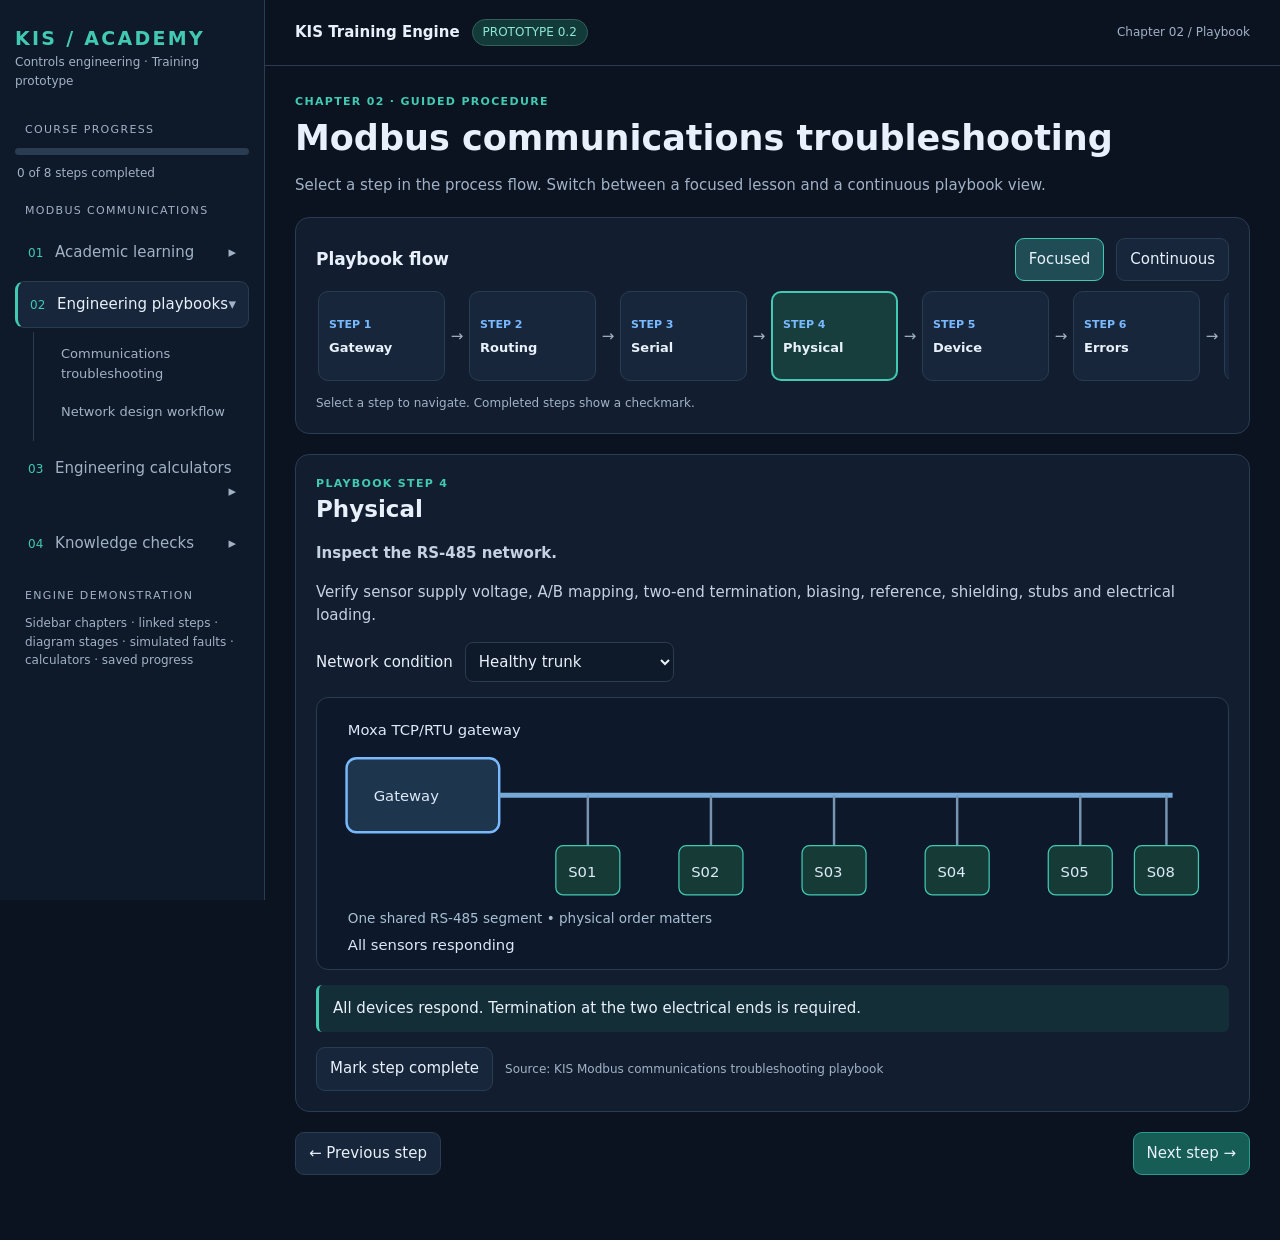
<file: training/engine/baselines/v0.2/index.html>
<!doctype html>
<html lang="en"><head><meta charset="utf-8"><meta name="viewport" content="width=device-width,initial-scale=1"><title>KIS Training | Modbus Communications</title><style>
:root{--bg:#0b1220;--panel:#121e30;--panel2:#17263a;--border:#2a3c51;--text:#e8f1fb;--muted:#a1b2c6;--accent:#42c9b2;--blue:#79b9ff;--warn:#f1c36e;--bad:#ff8282}*{box-sizing:border-box}body{margin:0;background:var(--bg);color:var(--text);font:15px/1.55 system-ui,Segoe UI,Arial,sans-serif}button,select,input{font:inherit}button,select,input{color:var(--text)}button{cursor:pointer}button:focus-visible,select:focus-visible,input:focus-visible{outline:2px solid var(--accent);outline-offset:2px}.shell{display:grid;grid-template-columns:265px minmax(0,1fr);min-height:100vh}.sidebar{background:#0e1929;border-right:1px solid var(--border);padding:24px 15px;position:sticky;top:0;height:100vh;overflow:auto}.brand{font-weight:850;letter-spacing:.12em;color:var(--accent);font-size:19px}.subtitle{font-size:12px;color:var(--muted);margin-bottom:30px}.sidehead{font-size:11px;color:var(--muted);letter-spacing:.12em;text-transform:uppercase;margin:20px 10px 10px}.navitem{display:block;width:100%;text-align:left;padding:11px 12px;border:1px solid transparent;border-radius:9px;background:transparent;color:var(--muted);margin:4px 0}.navitem:hover,.navitem.active{background:var(--panel2);border-color:var(--border);color:var(--text)}.navitem.active{border-left:3px solid var(--accent)}.subnav{padding:2px 0 9px 17px;border-left:1px solid var(--border);margin-left:18px}.subnav[hidden]{display:none}.subitem{display:block;width:100%;text-align:left;padding:8px 10px;margin:2px 0;border:0;border-radius:7px;background:transparent;color:var(--muted);font-size:13px}.subitem.active,.subitem:hover{background:#1b3446;color:var(--text)}.navitem .chev{float:right;color:var(--muted)}.learning-block{scroll-margin-top:90px}.learning-block[hidden]{display:none}.navitem .num{font-size:12px;color:var(--accent);margin-right:7px}.sidebar .progress{height:7px;background:var(--border);border-radius:10px;overflow:hidden}.sidebar .progress>div{background:var(--accent);height:100%;width:0;transition:width .2s}.small{color:var(--muted);font-size:12px}.main{min-width:0}.topbar{padding:19px 30px;border-bottom:1px solid var(--border);display:flex;align-items:center;justify-content:space-between;gap:15px}.pill{display:inline-block;border:1px solid #33605b;background:#123a38;color:#8ee7d6;padding:3px 10px;border-radius:20px;font-size:12px}.wrap{max-width:1180px;margin:auto;padding:27px 30px 65px}h1{font-size:clamp(24px,3vw,35px);line-height:1.2;margin:7px 0 9px}h2{font-size:23px;margin:0 0 9px}h3{font-size:17px;margin:0 0 10px}.lead{color:var(--muted);max-width:760px}.card{border:1px solid var(--border);background:var(--panel);border-radius:14px;padding:20px;margin:20px 0}.sectiontag{font-size:11px;text-transform:uppercase;letter-spacing:.12em;color:var(--accent);font-weight:700}.row{display:flex;gap:12px;align-items:center;flex-wrap:wrap}.btn{border:1px solid var(--border);background:var(--panel2);border-radius:9px;padding:9px 13px;min-height:42px}.btn:hover{border-color:var(--accent)}.btn.primary{background:#155d55;border-color:#2a9c8e}.btn.selected{background:#204d55;border-color:var(--accent)}select,input{background:#0e1929;border:1px solid var(--border);border-radius:8px;padding:9px;max-width:100%}.flow{display:flex;gap:0;overflow-x:auto;padding:10px 2px 13px;scrollbar-color:var(--border) transparent}.flowstep{flex:0 0 127px;border:1px solid var(--border);background:var(--panel2);border-radius:10px;padding:12px 10px;text-align:left;min-height:90px}.flowstep.active{border:2px solid var(--accent);background:#173e3c}.flowstep.done .stepnum{color:var(--accent)}.flowarrow{flex:0 0 24px;align-self:center;text-align:center;color:var(--muted)}.stepnum{display:block;font-size:11px;color:var(--blue);font-weight:750}.steptitle{font-size:13px;font-weight:650;line-height:1.25;display:block;margin-top:7px}.layout{display:grid;grid-template-columns:minmax(0,1fr) minmax(260px,.43fr);gap:18px}.diagram{width:100%;height:auto;display:block;border:1px solid var(--border);background:#0d192a;border-radius:12px}.diagram text{font:12px system-ui;fill:#dce9f7}.diagram .wire{stroke:#76a8d8;stroke-width:4;fill:none}.diagram .broken{stroke:var(--bad);stroke-dasharray:7 6}.diagram .node{fill:#1e354e;stroke:#79b9ff;stroke-width:2}.diagram .dead{fill:#47292d;stroke:var(--bad)}.diagram .ok{fill:#163b36;stroke:var(--accent)}.diagram .label{font-size:11px;fill:#a9bfd3}.callout{padding:12px 14px;background:#132e37;border-left:3px solid var(--accent);border-radius:6px;margin:15px 0}.warning{background:#382c22;border-left-color:var(--warn)}.grid2{display:grid;grid-template-columns:1fr 1fr;gap:12px}.field label{display:block;color:var(--muted);font-size:12px;margin-bottom:5px}.field input{width:100%}.metric{background:#0d192a;border:1px solid var(--border);border-radius:9px;padding:12px}.metric strong{display:block;font-size:23px;color:var(--accent)}.metric span{font-size:12px;color:var(--muted)}.lesson{scroll-margin-top:15px}.lesson[hidden]{display:none}.lesson p,.lesson li{color:#c4d2e1}.lesson ul{padding-left:22px}.result{min-height:55px}.choice{display:block;text-align:left;width:100%;margin:7px 0}.mobilemenu{display:none}.footerbar{display:flex;justify-content:space-between;gap:10px;margin-top:20px}.kbd{font-size:12px;color:var(--muted)}@media(max-width:1000px){.layout{grid-template-columns:1fr}}@media(max-width:750px){.shell{display:block}.sidebar{display:none;position:relative;height:auto;border-bottom:1px solid var(--border)}.sidebar.open{display:block}.mobilemenu{display:inline-block}.topbar{padding:14px 17px}.wrap{padding:19px 15px 40px}.card{padding:15px}.grid2{grid-template-columns:1fr}.flowstep{flex-basis:115px}.sidebar .subtitle{margin-bottom:12px}}
</style></head><body><div class="shell"><aside class="sidebar" id="sidebar"><div class="brand">KIS / ACADEMY</div><div class="subtitle">Controls engineering · Training prototype</div><div class="sidehead">Course progress</div><div class="progress"><div id="progressbar"></div></div><div class="small" id="progresslabel" style="margin:9px 2px">0 of 8 steps completed</div><div class="sidehead">Modbus communications</div><button class="navitem" data-chapter="intro" aria-expanded="false"><span class="num">01</span> Academic learning <span class="chev">▸</span></button><div class="subnav" data-subnav="intro" hidden><button class="subitem" data-learning="overview">Course overview</button><button class="subitem" data-learning="principles">01.1 · Modbus fundamentals</button><button class="subitem" data-learning="physical">01.2 · RS-485 electrical</button><button class="subitem" data-learning="registers">01.3 · Registers &amp; addressing</button><button class="subitem" data-learning="gateway">01.4 · TCP/RTU gateways</button></div><button class="navitem active" data-chapter="playbook" aria-expanded="false"><span class="num">02</span> Engineering playbooks <span class="chev">▸</span></button><div class="subnav" data-subnav="playbook" hidden><button class="subitem" data-playbook="troubleshooting">Communications troubleshooting</button><button class="subitem" data-playbook="design">Network design workflow</button></div><button class="navitem" data-chapter="performance" aria-expanded="false"><span class="num">03</span> Engineering calculators <span class="chev">▸</span></button><div class="subnav" data-subnav="performance" hidden><button class="subitem" data-calc="performance">03.1 · Polling utilization</button><button class="subitem" data-calc="failures">03.2 · Timeout &amp; retry</button><button class="subitem" data-calc="electrical">03.3 · RS-485 loading</button></div><button class="navitem" data-chapter="quiz" aria-expanded="false"><span class="num">04</span> Knowledge checks <span class="chev">▸</span></button><div class="subnav" data-subnav="quiz" hidden><button class="subitem" data-check="fundamentals">04.1 · Modbus fundamentals</button><button class="subitem" data-check="physical">04.2 · RS-485 electrical</button><button class="subitem" data-check="gateway">04.3 · Gateway diagnostics</button><button class="subitem" data-check="performance">04.4 · Network performance</button></div><div class="sidehead">Engine demonstration</div><div class="small" style="padding:0 10px">Sidebar chapters · linked steps · diagram stages · simulated faults · calculators · saved progress</div></aside><main class="main"><header class="topbar"><div class="row"><button class="btn mobilemenu" id="menu" aria-label="Toggle chapter menu">☰ Chapters</button><strong>KIS Training Engine</strong><span class="pill">PROTOTYPE 0.2</span></div><span class="small" id="location">Chapter 02 / Playbook</span></header><div class="wrap"><section id="intro" class="chapter" hidden><div class="sectiontag">Section 01 · Academic learning</div><h1>Modbus communications fundamentals</h1><p class="lead">Reference lessons build the concepts before you apply the playbook. Select any academic chapter in the sidebar; each lesson has its own stable section anchor.</p><div id="academicLessons"><article class="card learning-block" id="learn-overview"><h2>Course overview</h2><p>Learn the distinction between Modbus RTU and Modbus TCP, how RS-485 wiring affects reliability, how register requests work, and how gateway routing and polling affect performance.</p><div class="callout">Training sequence: <strong>Learn → Apply the playbook → Calculate → Demonstrate understanding.</strong> The sections are independent, so experienced engineers can jump directly to a task.</div><button class="btn primary" id="start">Open troubleshooting playbook →</button></article><article class="card learning-block" id="learn-principles" hidden><h2>01.1 · Modbus fundamentals</h2><p>Modbus is a request/response protocol. A client (master in older terminology) requests data from a server (slave); on a conventional Modbus RTU segment, one serial master coordinates requests.</p><ul><li><strong>RTU:</strong> binary messages with an address, function, data and CRC over a serial link.</li><li><strong>TCP:</strong> Modbus messages over Ethernet/TCP with an MBAP header, commonly port 502.</li><li><strong>Gateway:</strong> translates/forwards requests between TCP and an RTU serial segment; a successful ping does not prove RTU health.</li></ul><div class="callout">Compare to BACnet MS/TP: token passing allows multiple masters to arbitrate. Modbus RTU does not use token passing.</div></article><article class="card learning-block" id="learn-physical" hidden><h2>01.2 · RS-485 physical networks</h2><p>RS-485 defines an electrical interface, not a Modbus-specific addressing scheme. Design a trunk with a documented physical order, suitable cable, controlled stubs, and termination at its electrical ends.</p><ul><li>Verify device supply voltage and A/B wiring against both manufacturers.</li><li>Provide termination and biasing appropriate to the actual transceivers.</li><li>Check reference, isolation, shielding and common-mode constraints.</li><li>Do not confuse the 1–247 Modbus address range with the gateway's node limit or RS-485 electrical capacity.</li></ul><div class="callout">A reading near 60 Ω across an isolated, de-energized bus can suggest two 120 Ω terminations in parallel, but it cannot prove correct termination placement.</div></article><article class="card learning-block" id="learn-registers" hidden><h2>01.3 · Registers and addressing</h2><p>A valid Modbus request needs the correct slave ID, function code, starting offset and quantity. Many vendor tables use a 40001-style display convention while the transmitted request uses a zero-based offset.</p><ul><li><strong>FC03:</strong> read holding registers.</li><li><strong>FC04:</strong> read input registers.</li><li>Check signedness, scaling and byte/word order for multi-register values.</li></ul><div class="callout">A Modbus exception is a valid protocol response indicating a request problem or device/gateway condition; a timeout means no valid response arrived in time.</div></article><article class="card learning-block" id="learn-gateway" hidden><h2>01.4 · TCP-to-RTU gateways</h2><p>A gateway can accept TCP requests and serialize them onto one or more RTU ports. Multiple clients share finite serial time, and routing behavior depends on the gateway model and configuration.</p><ul><li>Document gateway IP, TCP port, Unit ID mapping and serial port.</li><li>Confirm connection limits, request queues and timeout ownership.</li><li>Do not assume duplicate slave IDs on separate ports can be reached through one IP/port without explicit routing support.</li></ul><div class="callout">Commissioning sequence: verify Ethernet → TCP service → a known-good Modbus request → all devices → full polling load.</div></article></div><div class="footerbar"><button class="btn" id="learnPrev">← Previous lesson</button><button class="btn primary" id="learnNext">Next lesson →</button></div></section><section id="playbook" class="chapter"><div class="sectiontag">Chapter 02 · Guided procedure</div><h1>Modbus communications troubleshooting</h1><p class="lead">Select a step in the process flow. Switch between a focused lesson and a continuous playbook view.</p><div class="card"><div class="row" style="justify-content:space-between"><h3 style="margin:0">Playbook flow</h3><div class="row"><button class="btn selected" id="focused">Focused</button><button class="btn" id="continuous">Continuous</button></div></div><nav class="flow" id="flow" aria-label="Troubleshooting steps"></nav><div class="small">Select a step to navigate. Completed steps show a checkmark.</div></div><div id="lessons"></div><div class="footerbar"><button class="btn" id="prev">← Previous step</button><button class="btn primary" id="next">Next step →</button></div></section><section id="performance" class="chapter" hidden><div class="sectiontag">Chapter 03 · Engineering calculator</div><h1>Network performance lab</h1><p class="lead">Estimate the impact of sensor count, baud rate, register quantity, and failed devices. This is a first-pass serial-port calculation, not a measured performance guarantee.</p><div class="card" id="calcTheory"><div class="sectiontag">Calculator theory</div><h2 id="calcTheoryTitle">03.1 · Polling utilization</h2><p id="calcTheoryText">A healthy FC03/FC04 request has an 8-byte request and a response of 5 + 2R bytes. Estimate wire time, device processing, and turnaround per request; then divide total scan time by the target interval.</p><div class="callout" id="calcTheoryNote">Utilization is a screening estimate. It does not prove gateway throughput or resilience to failures.</div></div><div class="card" id="electricalCalc" hidden><h3>RS-485 receiver loading screen</h3><p>Enter the documented unit-load rating for each interface. This does not verify gateway node count, cable length or termination.</p><div class="grid2"><div class="field"><label for="ulNodes">Sensor count</label><input id="ulNodes" type="number" min="0" max="1000" value="30"></div><div class="field"><label for="ulRating">Unit load per sensor</label><select id="ulRating"><option value="1">1 UL</option><option value="0.5">1/2 UL</option><option value="0.25">1/4 UL</option><option value="0.125" selected>1/8 UL</option></select></div><div class="field"><label for="ulGateway">Gateway unit loads</label><input id="ulGateway" type="number" min="0" max="32" step="0.125" value="1"></div><div class="metric"><span>Total receiver unit loads</span><strong id="ulResult">4.75 UL</strong></div></div><p class="small" id="ulNote">Hypothetical ratings only. Confirm device specifications and the driver's supported loading.</p></div><div class="card" id="pollingCalc"><div class="grid2" id="fields"><div class="field"><label for="sensors">Sensors</label><input id="sensors" type="number" min="1" max="247" value="30"></div><div class="field"><label for="baud">Baud rate</label><select id="baud"><option>9600</option><option selected>19200</option><option>38400</option><option>57600</option><option>115200</option></select></div><div class="field"><label for="registers">Registers per FC03 read</label><input id="registers" type="number" min="1" max="125" value="10"></div><div class="field"><label for="interval">Target scan interval (seconds)</label><input id="interval" type="number" min="0.1" max="3600" step="0.1" value="5"></div><div class="field"><label for="failed">Offline sensors</label><input id="failed" type="number" min="0" max="247" value="0"></div><div class="field"><label for="timeout">Timeout per attempt (ms)</label><input id="timeout" type="number" min="1" max="30000" value="500"></div><div class="field"><label for="retries">Additional retries</label><input id="retries" type="number" min="0" max="10" value="2"></div><div class="field"><label for="turnaround">Device processing time (ms)</label><input id="turnaround" type="number" min="0" max="30000" value="20"></div></div><p class="small">Assumptions: 8E1 (11 bits/character), one FC03 read per sensor, 5 ms additional turnaround per transaction, sequential requests, full timeout for each failed attempt.</p><div class="grid2"><div class="metric"><span>Healthy scan</span><strong id="healthy">—</strong></div><div class="metric"><span>Degraded scan</span><strong id="degraded">—</strong></div><div class="metric"><span>Healthy utilization</span><strong id="util">—</strong></div><div class="metric"><span>Degraded utilization</span><strong id="dutil">—</strong></div></div><div class="callout" id="calcinterpret"></div></div></section><section id="quiz" class="chapter" hidden><div class="sectiontag">Chapter 04 · Knowledge check</div><h1>Check your understanding</h1><div class="card" id="domainQuiz"><h2 id="domainQuizTitle">04.3 · Gateway diagnostics</h2><p id="domainQuizQuestion">A gateway responds to ping, but all downstream sensors are offline. What does the ping prove?</p><div id="domainAnswers"></div><div id="domainQuizResult" class="callout result" aria-live="polite">Select an answer to see why.</div></div><div class="card" hidden><h3>Thirty RTU sensors are connected through a TCP-to-RTU gateway. You can ping the gateway, but none of the sensors respond. What does the ping prove?</h3><button class="btn choice" data-answer="wrong">The RS-485 trunk is electrically sound.</button><button class="btn choice" data-answer="right">The gateway's IP interface is reachable.</button><button class="btn choice" data-answer="wrong">The Modbus register addresses are correct.</button><div id="quizresult" class="callout result" aria-live="polite">Choose an answer to see the explanation.</div></div></section></div></main></div><script>
(()=>{'use strict';const $=id=>document.getElementById(id);const steps=[['Gateway','Confirm power, IP reachability and TCP port 502.','Ping proves IP reachability, not downstream serial communication. Confirm gateway operating mode and diagnostics.'],['Routing','Verify Unit ID to serial-port mapping.','Check target slave IDs, port mapping, duplicate IDs, gateway limits and concurrent TCP clients.'],['Serial','Match baud, parity, data and stop bits.','Every device on the same RTU segment must use compatible serial parameters.'],['Physical','Inspect the RS-485 network.','Verify sensor supply voltage, A/B mapping, two-end termination, biasing, reference, shielding, stubs and electrical loading.'],['Device','Test one known-good transaction.','Use the correct function code, register offset and quantity. Compare a known-good device with the failing device.'],['Errors','Interpret timeouts and exception codes.','Exception 01/02/03 can indicate invalid function/address/value; 0A/0B may originate at the gateway. Timeout alone does not locate the fault.'],['Pattern','Map responding and failed nodes.','Identify all-offline, one-offline, contiguous, scattered or intermittent patterns against physical cable order.'],['Verify','Restore, measure and document.','Confirm all devices respond under full polling load; preserve as-left configuration and record test evidence.']];let step=3,mode='focused',chapter='playbook';let completed=new Set();try{completed=new Set(JSON.parse(localStorage.getItem('kis-course-progress')||'[]').filter(n=>Number.isInteger(n)&&n>=0&&n<steps.length))}catch(e){};const persist=()=>{try{localStorage.setItem('kis-course-progress',JSON.stringify([...completed]))}catch(e){}};function renderFlow(){ $('flow').innerHTML='';steps.forEach(([title],i)=>{const b=document.createElement('button');b.className='flowstep'+(i===step?' active':'')+(completed.has(i)?' done':'');b.setAttribute('aria-current',i===step?'step':'false');b.innerHTML='<span class="stepnum">'+(completed.has(i)?'✓ COMPLETED':'STEP '+(i+1))+'</span><span class="steptitle">'+title+'</span>';b.addEventListener('click',()=>selectStep(i));$('flow').appendChild(b);if(i<steps.length-1){const a=document.createElement('span');a.className='flowarrow';a.textContent='→';$('flow').appendChild(a)}});$('progressbar').style.width=(completed.size/steps.length*100)+'%';$('progresslabel').textContent=completed.size+' of '+steps.length+' steps completed'}function lessonHTML(i){const [title,short,detail]=steps[i];let extra='';if(i===3)extra='<div class="row" style="margin:15px 0"><label for="networkStage">Network condition</label><select id="networkStage"><option value="normal">Healthy trunk</option><option value="open">Open cable after S04</option><option value="power">Power loss to S05–S08</option><option value="short">Shorted A/B trunk</option></select></div><svg class="diagram" id="networkSvg" viewBox="0 0 740 220" role="img" aria-label="Interactive RS-485 bus topology"><text x="25" y="30">Moxa TCP/RTU gateway</text><rect class="node" x="24" y="49" width="124" height="60" rx="8"/><text x="46" y="84">Gateway</text><path id="busLine" class="wire" d="M148 79 H695"/><g id="sensorNodes"></g><text class="label" x="25" y="183">One shared RS-485 segment • physical order matters</text><text id="networkCaption" x="25" y="205">All sensors responding</text></svg><div class="callout" id="networkExplanation">Select a network condition to see which sensors become unreachable.</div>';if(i===6)extra='<div class="card"><h3>Diagnostic exercise: sensors S05–S08 are offline</h3><p>What should you investigate first?</p><button class="btn choice" data-fault="address">Change all register offsets</button><button class="btn choice" data-fault="boundary">Inspect the cable and power distribution between S04 and S05</button><button class="btn choice" data-fault="ping">Ping the gateway repeatedly</button><div class="callout result" id="faultResult">Select a diagnostic action.</div></div>';return '<article class="card lesson" id="step-'+(i+1)+'"><div class="sectiontag">Playbook step '+(i+1)+'</div><h2>'+title+'</h2><p><strong>'+short+'</strong></p><p>'+detail+'</p>'+extra+'<div class="row"><button class="btn" data-complete="'+i+'">'+(completed.has(i)?'✓ Completed · click to undo':'Mark step complete')+'</button><span class="small">Source: KIS Modbus communications troubleshooting playbook</span></div></article>'}function renderLessons(){const host=$('lessons');host.innerHTML=mode==='focused'?lessonHTML(step):steps.map((_,i)=>lessonHTML(i)).join('');host.querySelectorAll('[data-complete]').forEach(b=>b.addEventListener('click',()=>{const n=Number(b.dataset.complete);completed.has(n)?completed.delete(n):completed.add(n);persist();renderFlow();renderLessons()}));host.querySelectorAll('[data-fault]').forEach(b=>b.addEventListener('click',()=>{$('faultResult').textContent=b.dataset.fault==='boundary'?'Correct first physical check: investigate the common wiring/power boundary. This pattern suggests, but does not prove, a break at that location.':'This does not discriminate the failure well. Compare the physical locations and shared wiring/power of the offline devices first.'}));const stage=$('networkStage');if(stage){stage.addEventListener('change',renderNetwork);renderNetwork()}}function renderNetwork(){const val=$('networkStage').value;const nodes=$('sensorNodes');nodes.innerHTML='';const xs=[220,320,420,520,620,690];const labels=['S01','S02','S03','S04','S05','S08'];xs.forEach((x,i)=>{const dead=val==='short'||((val==='open'||val==='power')&&i>=4);nodes.insertAdjacentHTML('beforeend','<line x1="'+x+'" y1="79" x2="'+x+'" y2="120" stroke="#7794b0" stroke-width="2"/><rect class="'+(dead?'dead':'ok')+'" x="'+(x-26)+'" y="120" width="52" height="40" rx="6"/><text x="'+(x-16)+'" y="145">'+labels[i]+'</text>')});$('busLine').classList.toggle('broken',val==='short');const descriptions={normal:'All devices respond. Termination at the two electrical ends is required.',open:'An open cable after S04 can isolate downstream devices. An offline sensor does not itself relay or interrupt RTU traffic.',power:'S05–S08 lose supply power. The serial bus may still be continuous; verify shared power separately.',short:'An A/B short can prevent communication with the entire trunk.'};$('networkCaption').textContent=val==='normal'?'All sensors responding':'Fault simulation: '+val;$('networkExplanation').textContent=descriptions[val]}function selectStep(i){step=i;renderFlow();renderLessons();if(mode==='continuous')$('step-'+(i+1)).scrollIntoView({behavior:'smooth',block:'start'});else $('flow').querySelectorAll('button')[i]?.scrollIntoView({behavior:'smooth',block:'nearest',inline:'nearest'})}function switchChapter(name){chapter=name;document.querySelectorAll('.chapter').forEach(s=>s.hidden=s.id!==name);document.querySelectorAll('[data-chapter]').forEach(b=>b.classList.toggle('active',b.dataset.chapter===name));$('location').textContent=({'intro':'Chapter 01 / Overview','playbook':'Chapter 02 / Playbook','performance':'Chapter 03 / Performance','quiz':'Chapter 04 / Knowledge check'})[name];$('sidebar').classList.remove('open');window.scrollTo({top:0,behavior:'smooth'})}const learningIds=['overview','principles','physical','registers','gateway'];let learning='overview';function showLearning(id){learning=id;document.querySelectorAll('.learning-block').forEach(el=>el.hidden=el.id!=='learn-'+id);document.querySelectorAll('[data-learning]').forEach(el=>el.classList.toggle('active',el.dataset.learning===id));if(chapter!=='intro')switchChapter('intro');document.getElementById('learn-'+id).scrollIntoView({block:'start'});}function selectCalculator(id){if(chapter!=='performance')switchChapter('performance');document.querySelectorAll('[data-calc]').forEach(el=>el.classList.toggle('active',el.dataset.calc===id));const texts={performance:['03.1 · Polling utilization','Estimate wire time plus device processing and turnaround for each FC03/FC04 request. Sum transactions and divide by the target scan interval.','The displayed healthy utilization is a planning estimate, not a measured gateway loading.'],failures:['03.2 · Timeout & retry impact','A failed request can consume an entire timeout on each attempt. Increase the offline-sensor count in the calculator below to see the degraded scan time.','Verify which layer performs retries and whether gateway queues contribute additional delays.'],electrical:['03.3 · RS-485 electrical loading','Add receiver unit loads for all connected transceivers on one physical RS-485 segment.','Passing a unit-load screen does not establish maximum sensor count or physical signal integrity.']};$('calcTheoryTitle').textContent=texts[id][0];$('calcTheoryText').textContent=texts[id][1];$('calcTheoryNote').textContent=texts[id][2];$('electricalCalc').hidden=id!=='electrical';$('pollingCalc').hidden=id==='electrical';}const questions={fundamentals:{title:'04.1 · Modbus fundamentals',q:'How does a conventional Modbus RTU serial segment coordinate multiple masters?',a:[['It uses BACnet-style token passing',false,'Modbus RTU has no token passing.'],['It normally uses one serial master',true,'Correct. Conventional Modbus RTU is a master-initiated request/response protocol.'],['Every slave transmits whenever its value changes',false,'Slaves normally respond to requests rather than initiating traffic.']]},physical:{title:'04.2 · RS-485 electrical',q:'What does a 60 Ω A/B measurement on a de-energized isolated trunk establish?',a:[['It suggests two 120 Ω terminations in parallel',true,'Correct. It does not prove those terminations are located at the two physical ends.'],['Every cable segment and transceiver is healthy',false,'Resistance alone cannot verify topology, signal integrity or all transceivers.'],['Exactly 60 devices are connected',false,'Termination resistance does not count devices.']]},gateway:{title:'04.3 · Gateway diagnostics',q:'A gateway responds to ping, but all downstream sensors are offline. What does the ping prove?',a:[['The RTU devices are communicating',false,'Ping tests the gateway IP stack, not downstream Modbus responses.'],['The gateway is reachable over IP',true,'Correct. Test TCP service and a valid Modbus request separately.'],['The sensor register offsets are correct',false,'Register offsets are not exercised by ping.']]},performance:{title:'04.4 · Network performance',q:'Why can a lightly loaded Modbus RTU network miss its scan target after several sensors go offline?',a:[['Timeouts and retries occupy serial polling time',true,'Correct. Failed requests can consume far more time than successful ones.'],['The baud rate automatically decreases',false,'Baud rate does not normally change when a slave fails.'],['Slave addresses become invalid',false,'Address values do not change merely because a device stops responding.']]}};function showCheck(id){if(chapter!=='quiz')switchChapter('quiz');document.querySelectorAll('[data-check]').forEach(el=>el.classList.toggle('active',el.dataset.check===id));const x=questions[id];$('domainQuizTitle').textContent=x.title;$('domainQuizQuestion').textContent=x.q;$('domainQuizResult').textContent='Select an answer to see why.';$('domainAnswers').innerHTML='';x.a.forEach(([label,correct,feedback])=>{const b=document.createElement('button');b.className='btn choice';b.textContent=label;b.addEventListener('click',()=>{$('domainQuizResult').textContent=feedback;$('domainQuizResult').style.borderLeftColor=correct?'var(--accent)':'var(--warn)'});$('domainAnswers').appendChild(b)})}function updateUL(){const n=Number($('ulNodes').value),u=Number($('ulRating').value),g=Number($('ulGateway').value);if(!Number.isFinite(n)||n<0||n>1000||!Number.isFinite(g)||g<0||g>32){$('ulResult').textContent='—';$('ulNote').textContent='Check count and gateway unit-load inputs.';return}const total=n*u+g;$('ulResult').textContent=total.toFixed(3).replace(/0+$/,'').replace(/\.$/,'')+' UL';$('ulNote').textContent=total>32?'Exceeds a conventional 32-UL screen; confirm actual driver limits.':'Screening only: verify actual transceiver ratings, driver capacity and gateway limits.'}['ulNodes','ulRating','ulGateway'].forEach(id=>$(id).addEventListener('input',updateUL));document.querySelectorAll('[data-chapter]').forEach(b=>b.addEventListener('click',()=>{const target=b.dataset.chapter;const sub=document.querySelector('[data-subnav="'+target+'"]');const opening=sub.hidden;document.querySelectorAll('[data-subnav]').forEach(n=>n.hidden=true);document.querySelectorAll('[data-chapter]').forEach(n=>{n.setAttribute('aria-expanded','false');n.querySelector('.chev').textContent='▸'});sub.hidden=!opening;b.setAttribute('aria-expanded',String(opening));b.querySelector('.chev').textContent=opening?'▾':'▸';switchChapter(target)}));document.querySelectorAll('[data-learning]').forEach(b=>b.addEventListener('click',()=>showLearning(b.dataset.learning)));document.querySelectorAll('[data-calc]').forEach(b=>b.addEventListener('click',()=>selectCalculator(b.dataset.calc)));document.querySelectorAll('[data-check]').forEach(b=>b.addEventListener('click',()=>showCheck(b.dataset.check)));document.querySelectorAll('[data-playbook]').forEach(b=>b.addEventListener('click',()=>{switchChapter('playbook');if(b.dataset.playbook==='design'){$('lessons').innerHTML='<article class="card"><h2>Network design workflow</h2><p>Inventory → Topology → Capacity → Serial parameters → Addressing → Electrical → Routing → Polling → Performance → Validation.</p><p>This overview references the canonical Modbus RTU Network Design playbook. A full interactive step flow is planned as a separate course module.</p></article>'}else selectStep(0)}));$('learnPrev').addEventListener('click',()=>showLearning(learningIds[Math.max(0,learningIds.indexOf(learning)-1)]));$('learnNext').addEventListener('click',()=>{const i=learningIds.indexOf(learning);if(i===learningIds.length-1)switchChapter('playbook');else showLearning(learningIds[i+1])});$('menu').addEventListener('click',()=>$('sidebar').classList.toggle('open'));$('start').addEventListener('click',()=>switchChapter('playbook'));$('focused').addEventListener('click',()=>{mode='focused';$('focused').classList.add('selected');$('continuous').classList.remove('selected');renderLessons()});$('continuous').addEventListener('click',()=>{mode='continuous';$('continuous').classList.add('selected');$('focused').classList.remove('selected');renderLessons()});$('prev').addEventListener('click',()=>selectStep(Math.max(0,step-1)));$('next').addEventListener('click',()=>{if(step===steps.length-1)switchChapter('performance');else selectStep(step+1)});document.querySelectorAll('[data-answer]').forEach(b=>b.addEventListener('click',()=>{$('quizresult').textContent=b.dataset.answer==='right'?'Correct. IP connectivity does not establish TCP Modbus service or downstream RTU device communications.':'Not quite. Ping verifies IP reachability only. It does not test Modbus transactions or serial wiring.'}));function calculate(){const get=(id,min,max)=>{const v=Number($(id).value);return Number.isFinite(v)&&v>=min&&v<=max?v:null};const n=get('sensors',1,247),b=get('baud',1,1000000),r=get('registers',1,125),s=get('interval',.1,3600),f=get('failed',0,247),t=get('timeout',1,30000),k=get('retries',0,10),d=get('turnaround',0,30000);if([n,b,r,s,f,t,k,d].includes(null)||f>n){$('calcinterpret').textContent='Check inputs: values must be within their allowed ranges, and offline sensors cannot exceed total sensors.';['healthy','degraded','util','dutil'].forEach(id=>$(id).textContent='—');return}const tx=((13+2*r)*11/b)+d/1000+.005,healthy=n*tx,degraded=(n-f)*tx+f*(k+1)*t/1000,util=healthy/s*100,dutil=degraded/s*100;$('healthy').textContent=healthy.toFixed(2)+' s';$('degraded').textContent=degraded.toFixed(2)+' s';$('util').textContent=util.toFixed(1)+'%';$('dutil').textContent=dutil.toFixed(1)+'%';$('calcinterpret').textContent=dutil>100?'Estimated degraded scan exceeds the requested interval. Review retries, timeouts, polling and segmentation.':util>60?'Nominal loading is high for a first-pass design. Check headroom and validate measured timing.':'Estimated demand fits the target interval under these assumptions. Validate actual gateway queueing and fault behavior.'}document.querySelectorAll('#fields input,#fields select').forEach(el=>el.addEventListener('input',calculate));renderFlow();renderLessons();calculate();updateUL();showCheck('gateway');switchChapter('playbook');document.querySelector('[data-subnav="playbook"]').hidden=false;document.querySelector('[data-chapter="playbook"]').setAttribute('aria-expanded','true');document.querySelector('[data-chapter="playbook"] .chev').textContent='▾'})();
</script></body></html>
</file>
